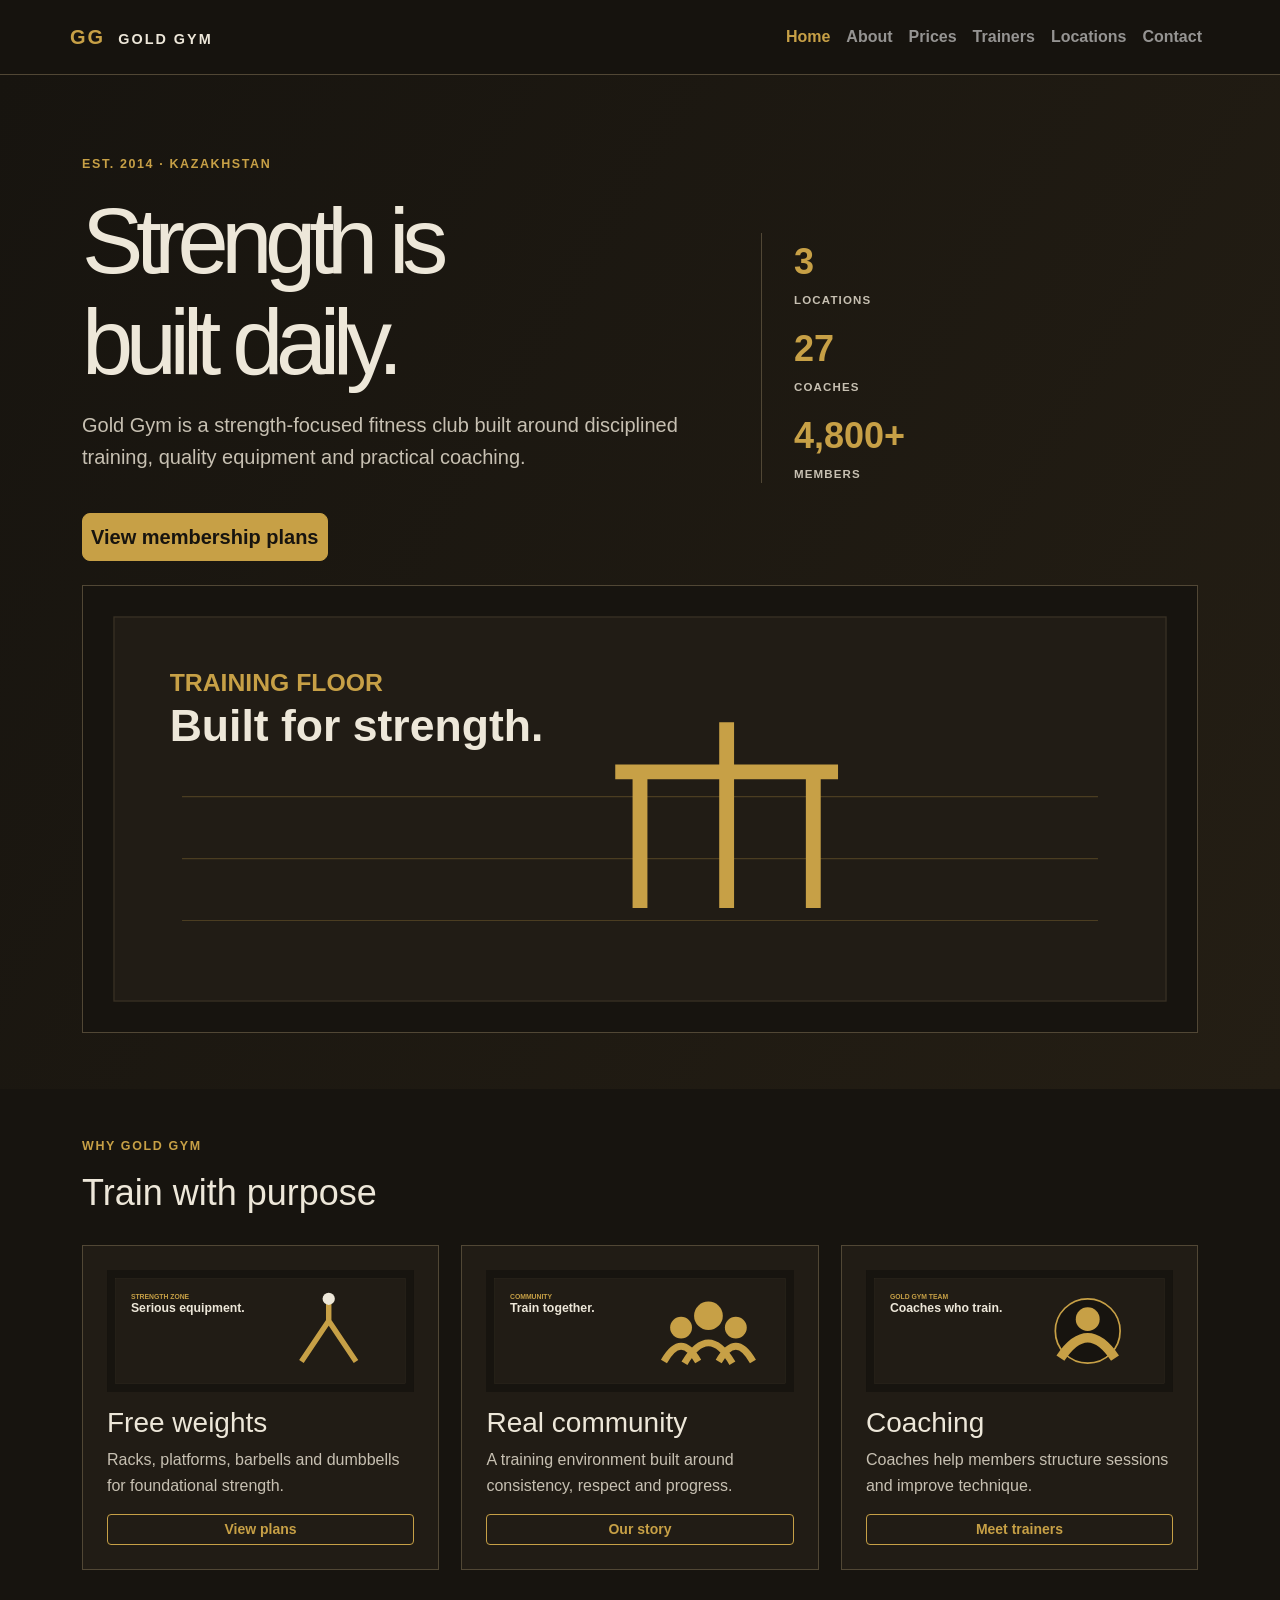
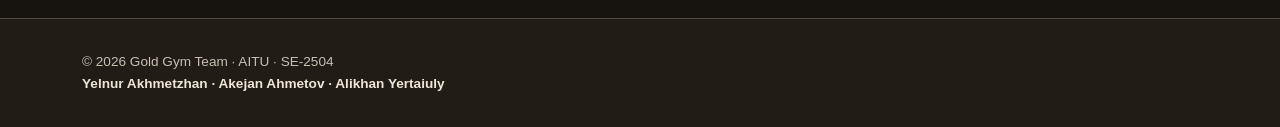
<file: index.html>
<!doctype html>
<html lang="en"><head>
    <!-- Team: Yelnur Akhmetzhan, Akejan Ahmetov, Alikhan Yertaiuly | SE-2504 -->
    <meta charset="UTF-8"><meta name="viewport" content="width=device-width, initial-scale=1">
    <meta name="description" content="Gold Gym student project">
    <title>Home | Gold Gym</title>
    <link href="https://cdn.jsdelivr.net/npm/bootstrap@5.3.3/dist/css/bootstrap.min.css" rel="stylesheet" integrity="sha384-QWTKZyjpPEjISv5WaRU9OFeRpok6YctnYmDr5pNlyT2bRjXh0JMhjY6hW+ALEwIH" crossorigin="anonymous">
    <link rel="stylesheet" href="css/styles.css">
</head><body>
<header class="site-header sticky-top">
    <nav class="navbar navbar-expand-lg navbar-dark container py-3" aria-label="Primary navigation">
        <a class="navbar-brand logo" href="index.html">GG <span>GOLD GYM</span></a>
        <button class="navbar-toggler" type="button" data-bs-toggle="collapse" data-bs-target="#main-nav" aria-controls="main-nav" aria-expanded="false" aria-label="Toggle navigation"><span class="navbar-toggler-icon"></span></button>
        <div class="collapse navbar-collapse" id="main-nav">
            <ul class="navbar-nav ms-auto">
                <li class="nav-item"><a class="nav-link active" aria-current="page" href="index.html">Home</a></li><li class="nav-item"><a class="nav-link" href="about.html">About</a></li><li class="nav-item"><a class="nav-link" href="prices.html">Prices</a></li><li class="nav-item"><a class="nav-link" href="trainers.html">Trainers</a></li><li class="nav-item"><a class="nav-link" href="locations.html">Locations</a></li><li class="nav-item"><a class="nav-link" href="contact.html">Contact</a></li>
            </ul>
        </div>
    </nav>
</header>
<main><section class="hero"><div class="container"><div class="row align-items-center g-5"><div class="col-sm-12 col-md-8 col-lg-7"><p class="eyebrow">EST. 2014 · KAZAKHSTAN</p><h1>Strength is<br>built daily.</h1><p class="lead">Gold Gym is a strength-focused fitness club built around disciplined training, quality equipment and practical coaching.</p><a class="btn btn-gold btn-lg mt-lg-4 px-sm-2" href="prices.html">View membership plans</a></div><div class="col-sm-12 col-md-4 col-lg-5"><div class="stats"><b>3<em>locations</em></b><b>27<em>coaches</em></b><b>4,800+<em>members</em></b></div></div></div><img class="wide mt-4" src="images/gym-floor.svg" alt="Gold Gym training floor illustration"></div></section>
<section class="container py-5"><p class="eyebrow">WHY GOLD GYM</p><h2>Train with purpose</h2><div class="responsive-card-group"><article><img src="images/strength.svg" alt="Strength equipment illustration"><h3>Free weights</h3><p>Racks, platforms, barbells and dumbbells for foundational strength.</p><a class="btn btn-outline-gold btn-sm mt-auto" href="prices.html">View plans</a></article><article><img src="images/community.svg" alt="Gym community illustration"><h3>Real community</h3><p>A training environment built around consistency, respect and progress.</p><a class="btn btn-outline-gold btn-sm mt-auto" href="about.html">Our story</a></article><article><img src="images/team.svg" alt="Gold Gym team illustration"><h3>Coaching</h3><p>Coaches help members structure sessions and improve technique.</p><a class="btn btn-outline-gold btn-sm mt-auto" href="trainers.html">Meet trainers</a></article></div></section></main>
<footer><div class="container">© 2026 Gold Gym Team · AITU · SE-2504<br><strong>Yelnur Akhmetzhan · Akejan Ahmetov · Alikhan Yertaiuly</strong></div></footer>
<script src="https://cdn.jsdelivr.net/npm/bootstrap@5.3.3/dist/js/bootstrap.bundle.min.js" integrity="sha384-YvpcrYf0tY3lHB60NNkmXc5s9fDVZLESaAA55NDzOxhy9GkcIdslK1eN7N6jIeHz" crossorigin="anonymous"></script>
</body></html>
</file>
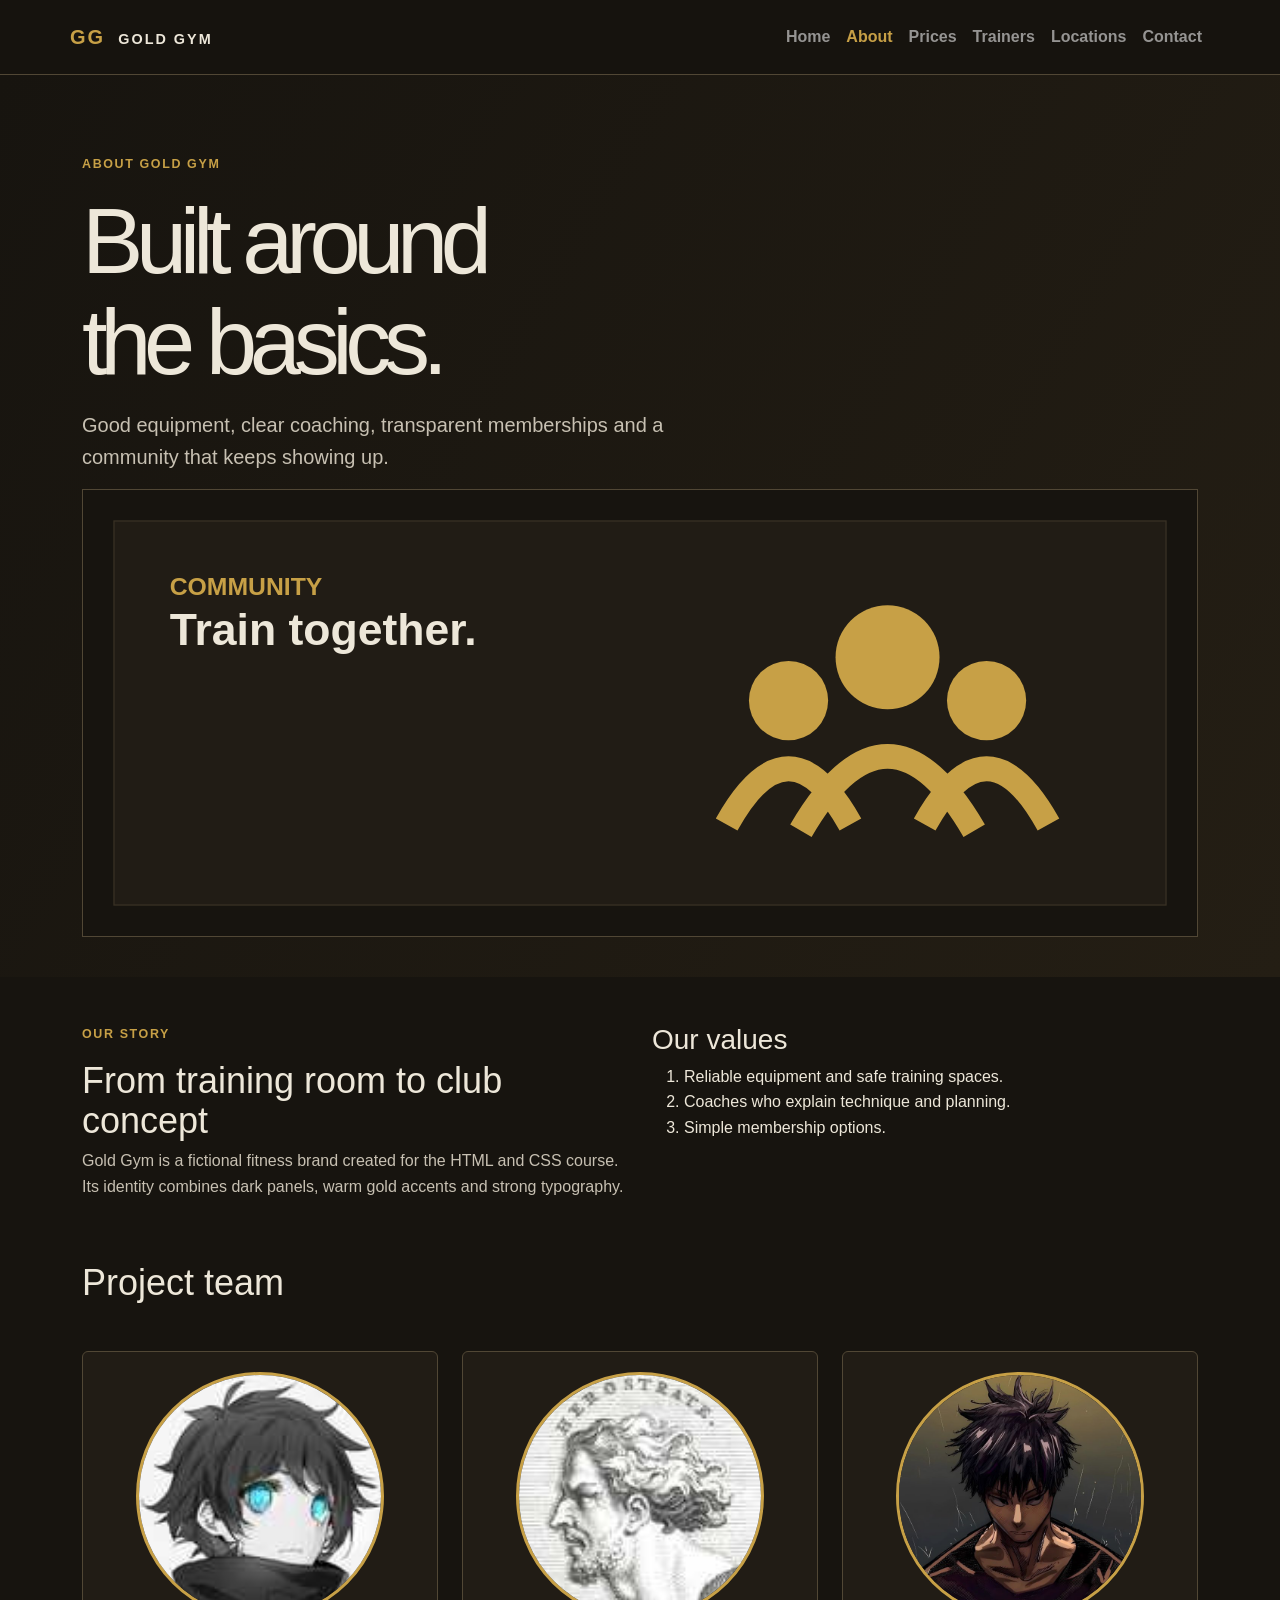
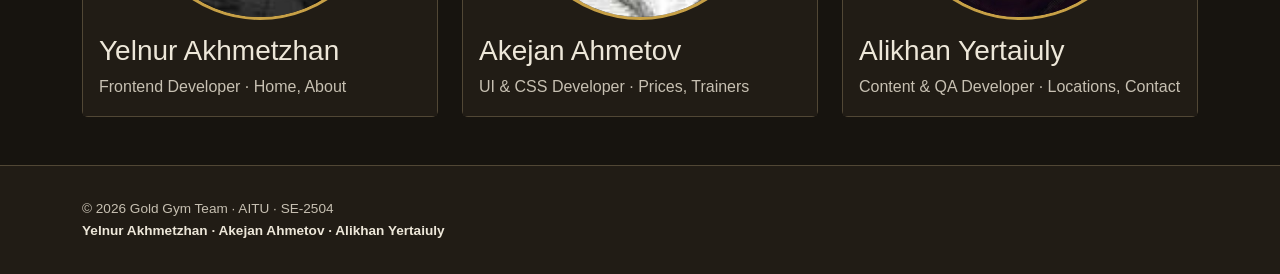
<file: about.html>
<!doctype html>
<html lang="en"><head>
    <!-- Team: Yelnur Akhmetzhan, Akejan Ahmetov, Alikhan Yertaiuly | SE-2504 -->
    <meta charset="UTF-8"><meta name="viewport" content="width=device-width, initial-scale=1">
    <meta name="description" content="Gold Gym student project">
    <title>About | Gold Gym</title>
    <link href="https://cdn.jsdelivr.net/npm/bootstrap@5.3.3/dist/css/bootstrap.min.css" rel="stylesheet" integrity="sha384-QWTKZyjpPEjISv5WaRU9OFeRpok6YctnYmDr5pNlyT2bRjXh0JMhjY6hW+ALEwIH" crossorigin="anonymous">
    <link rel="stylesheet" href="css/styles.css">
</head><body>
<header class="site-header sticky-top">
    <nav class="navbar navbar-expand-lg navbar-dark container py-3" aria-label="Primary navigation">
        <a class="navbar-brand logo" href="index.html">GG <span>GOLD GYM</span></a>
        <button class="navbar-toggler" type="button" data-bs-toggle="collapse" data-bs-target="#main-nav" aria-controls="main-nav" aria-expanded="false" aria-label="Toggle navigation"><span class="navbar-toggler-icon"></span></button>
        <div class="collapse navbar-collapse" id="main-nav">
            <ul class="navbar-nav ms-auto">
                <li class="nav-item"><a class="nav-link" href="index.html">Home</a></li><li class="nav-item"><a class="nav-link active" aria-current="page" href="about.html">About</a></li><li class="nav-item"><a class="nav-link" href="prices.html">Prices</a></li><li class="nav-item"><a class="nav-link" href="trainers.html">Trainers</a></li><li class="nav-item"><a class="nav-link" href="locations.html">Locations</a></li><li class="nav-item"><a class="nav-link" href="contact.html">Contact</a></li>
            </ul>
        </div>
    </nav>
</header>
<main><section class="hero compact"><div class="container"><p class="eyebrow">ABOUT GOLD GYM</p><h1>Built around<br>the basics.</h1><p class="lead">Good equipment, clear coaching, transparent memberships and a community that keeps showing up.</p><img class="wide" src="images/community.svg" alt="Gold Gym community illustration"></div></section>
<section class="container py-5"><div class="row g-4 align-items-start"><div class="col-sm-12 col-md-6 col-lg-6"><p class="eyebrow">OUR STORY</p><h2>From training room to club concept</h2><p>Gold Gym is a fictional fitness brand created for the HTML and CSS course. Its identity combines dark panels, warm gold accents and strong typography.</p></div><div class="col-sm-12 col-md-6 col-lg-6"><h3>Our values</h3><ol><li>Reliable equipment and safe training spaces.</li><li>Coaches who explain technique and planning.</li><li>Simple membership options.</li></ol></div></div><h2 class="mt-5">Project team</h2><div class="row row-cols-1 row-cols-md-3 g-4 mt-lg-4"><div class="col"><article class="card gym-card h-100"><img src="images/yelnur.jpg" class="card-img-top round" alt="Yelnur Akhmetzhan"><div class="card-body"><h3 class="card-title">Yelnur Akhmetzhan</h3><p class="card-text">Frontend Developer · Home, About</p></div></article></div><div class="col"><article class="card gym-card h-100"><img src="images/akejan.jpg" class="card-img-top round" alt="Akejan Ahmetov"><div class="card-body"><h3 class="card-title">Akejan Ahmetov</h3><p class="card-text">UI & CSS Developer · Prices, Trainers</p></div></article></div><div class="col"><article class="card gym-card h-100"><img src="images/alikhan.jpg" class="card-img-top round" alt="Alikhan Yertaiuly"><div class="card-body"><h3 class="card-title">Alikhan Yertaiuly</h3><p class="card-text">Content & QA Developer · Locations, Contact</p></div></article></div></div></section></main>
<footer><div class="container">© 2026 Gold Gym Team · AITU · SE-2504<br><strong>Yelnur Akhmetzhan · Akejan Ahmetov · Alikhan Yertaiuly</strong></div></footer>
<script src="https://cdn.jsdelivr.net/npm/bootstrap@5.3.3/dist/js/bootstrap.bundle.min.js" integrity="sha384-YvpcrYf0tY3lHB60NNkmXc5s9fDVZLESaAA55NDzOxhy9GkcIdslK1eN7N6jIeHz" crossorigin="anonymous"></script>
</body></html>
</file>
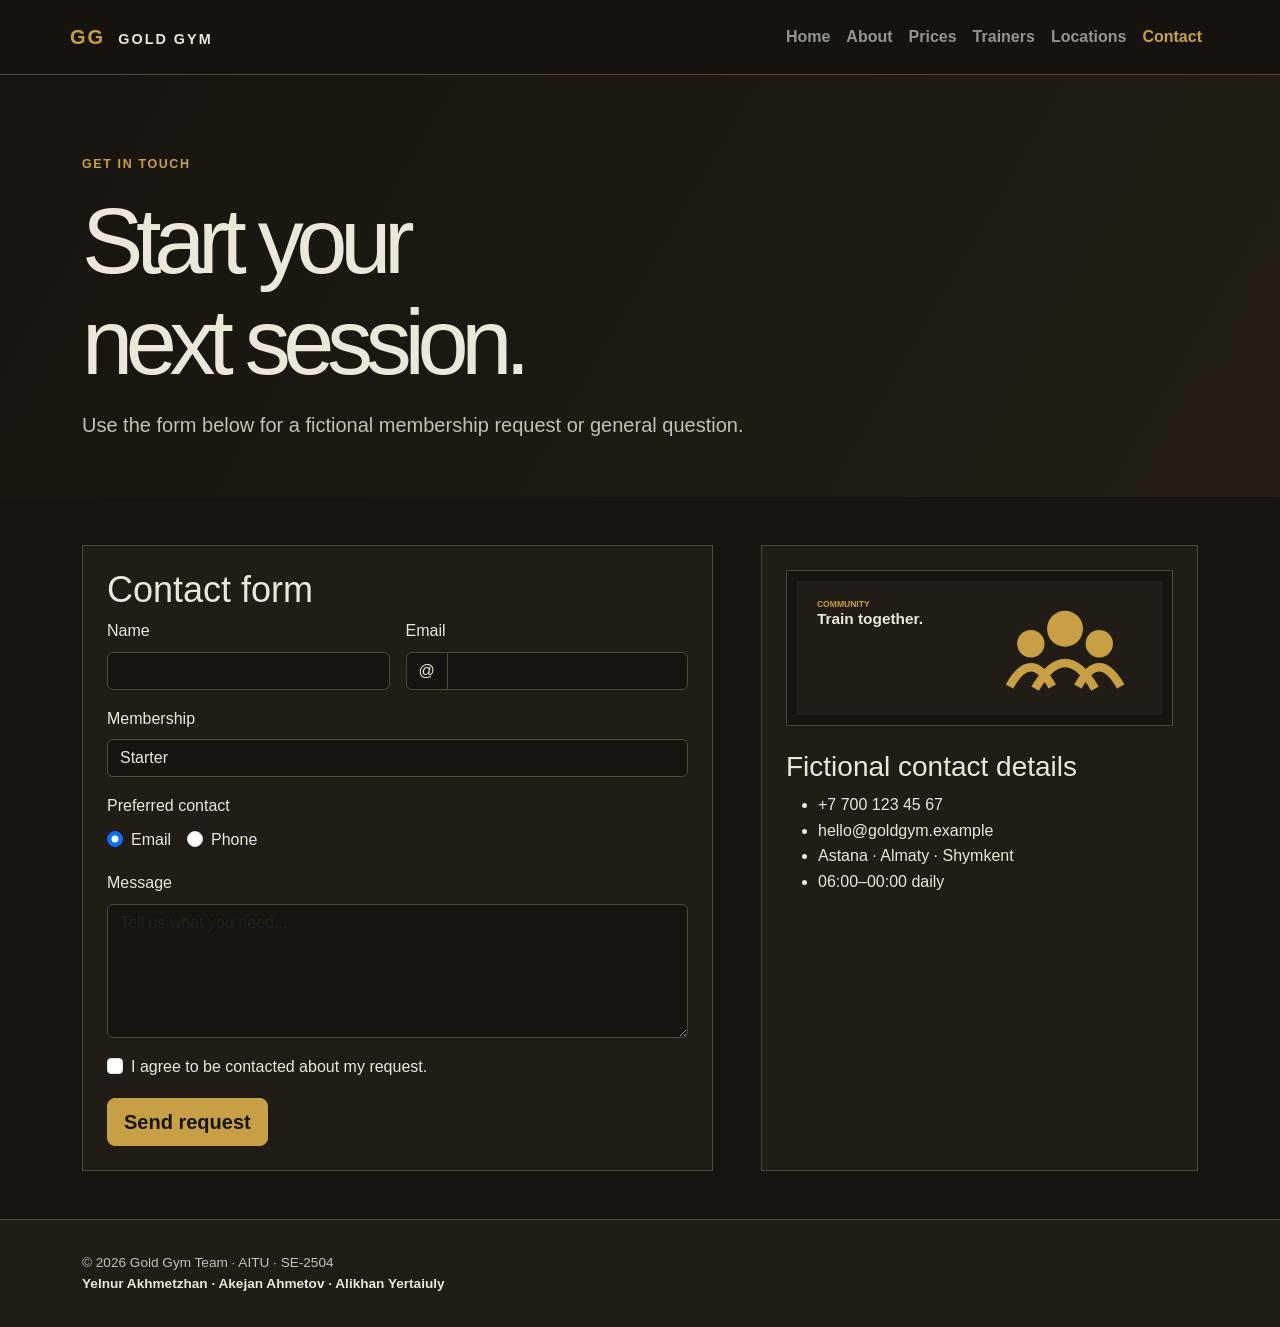
<file: contact.html>
<!doctype html>
<html lang="en"><head>
    <!-- Team: Yelnur Akhmetzhan, Akejan Ahmetov, Alikhan Yertaiuly | SE-2504 -->
    <meta charset="UTF-8"><meta name="viewport" content="width=device-width, initial-scale=1">
    <meta name="description" content="Gold Gym student project">
    <title>Contact | Gold Gym</title>
    <link href="https://cdn.jsdelivr.net/npm/bootstrap@5.3.3/dist/css/bootstrap.min.css" rel="stylesheet" integrity="sha384-QWTKZyjpPEjISv5WaRU9OFeRpok6YctnYmDr5pNlyT2bRjXh0JMhjY6hW+ALEwIH" crossorigin="anonymous">
    <link rel="stylesheet" href="css/styles.css">
</head><body>
<header class="site-header sticky-top">
    <nav class="navbar navbar-expand-lg navbar-dark container py-3" aria-label="Primary navigation">
        <a class="navbar-brand logo" href="index.html">GG <span>GOLD GYM</span></a>
        <button class="navbar-toggler" type="button" data-bs-toggle="collapse" data-bs-target="#main-nav" aria-controls="main-nav" aria-expanded="false" aria-label="Toggle navigation"><span class="navbar-toggler-icon"></span></button>
        <div class="collapse navbar-collapse" id="main-nav">
            <ul class="navbar-nav ms-auto">
                <li class="nav-item"><a class="nav-link" href="index.html">Home</a></li><li class="nav-item"><a class="nav-link" href="about.html">About</a></li><li class="nav-item"><a class="nav-link" href="prices.html">Prices</a></li><li class="nav-item"><a class="nav-link" href="trainers.html">Trainers</a></li><li class="nav-item"><a class="nav-link" href="locations.html">Locations</a></li><li class="nav-item"><a class="nav-link active" aria-current="page" href="contact.html">Contact</a></li>
            </ul>
        </div>
    </nav>
</header>
<main><section class="hero compact"><div class="container"><p class="eyebrow">GET IN TOUCH</p><h1>Start your<br>next session.</h1><p class="lead">Use the form below for a fictional membership request or general question.</p></div></section>
<section class="container py-5"><div class="row g-5"><div class="col-sm-12 col-md-7 col-lg-7"><form class="contact-form p-4" action="#" method="post"><h2>Contact form</h2><div class="row g-3"><div class="col-md-6"><label class="form-label" for="name">Name</label><input class="form-control" id="name" name="name" type="text" required></div><div class="col-md-6"><label class="form-label" for="email">Email</label><div class="input-group"><span class="input-group-text">@</span><input class="form-control" id="email" name="email" type="email" required></div></div><div class="col-12"><label class="form-label" for="plan">Membership</label><select class="form-select" id="plan" name="plan"><option>Starter</option><option>Standard</option><option>Performance</option></select></div><fieldset class="col-12"><legend class="fs-6">Preferred contact</legend><div class="form-check form-check-inline"><input class="form-check-input" type="radio" name="contact" id="email-contact" checked><label class="form-check-label" for="email-contact">Email</label></div><div class="form-check form-check-inline"><input class="form-check-input" type="radio" name="contact" id="phone-contact"><label class="form-check-label" for="phone-contact">Phone</label></div></fieldset><div class="col-12"><label class="form-label" for="message">Message</label><textarea class="form-control" id="message" name="message" rows="5" placeholder="Tell us what you need..."></textarea></div><div class="col-12"><div class="form-check"><input class="form-check-input" type="checkbox" id="consent" required><label class="form-check-label" for="consent">I agree to be contacted about my request.</label></div></div><div class="col-12"><button class="btn btn-gold btn-lg" type="submit">Send request</button></div></div></form></div><aside class="col-sm-12 col-md-5 col-lg-5"><div class="location-panel h-100"><img class="wide mt-0" src="images/community.svg" alt="Gold Gym contact illustration"><h2 class="h3 mt-4">Fictional contact details</h2><ul><li>+7 700 123 45 67</li><li>hello@goldgym.example</li><li>Astana · Almaty · Shymkent</li><li>06:00–00:00 daily</li></ul></div></aside></div></section></main>
<footer><div class="container">© 2026 Gold Gym Team · AITU · SE-2504<br><strong>Yelnur Akhmetzhan · Akejan Ahmetov · Alikhan Yertaiuly</strong></div></footer>
<script src="https://cdn.jsdelivr.net/npm/bootstrap@5.3.3/dist/js/bootstrap.bundle.min.js" integrity="sha384-YvpcrYf0tY3lHB60NNkmXc5s9fDVZLESaAA55NDzOxhy9GkcIdslK1eN7N6jIeHz" crossorigin="anonymous"></script>
</body></html>
</file>
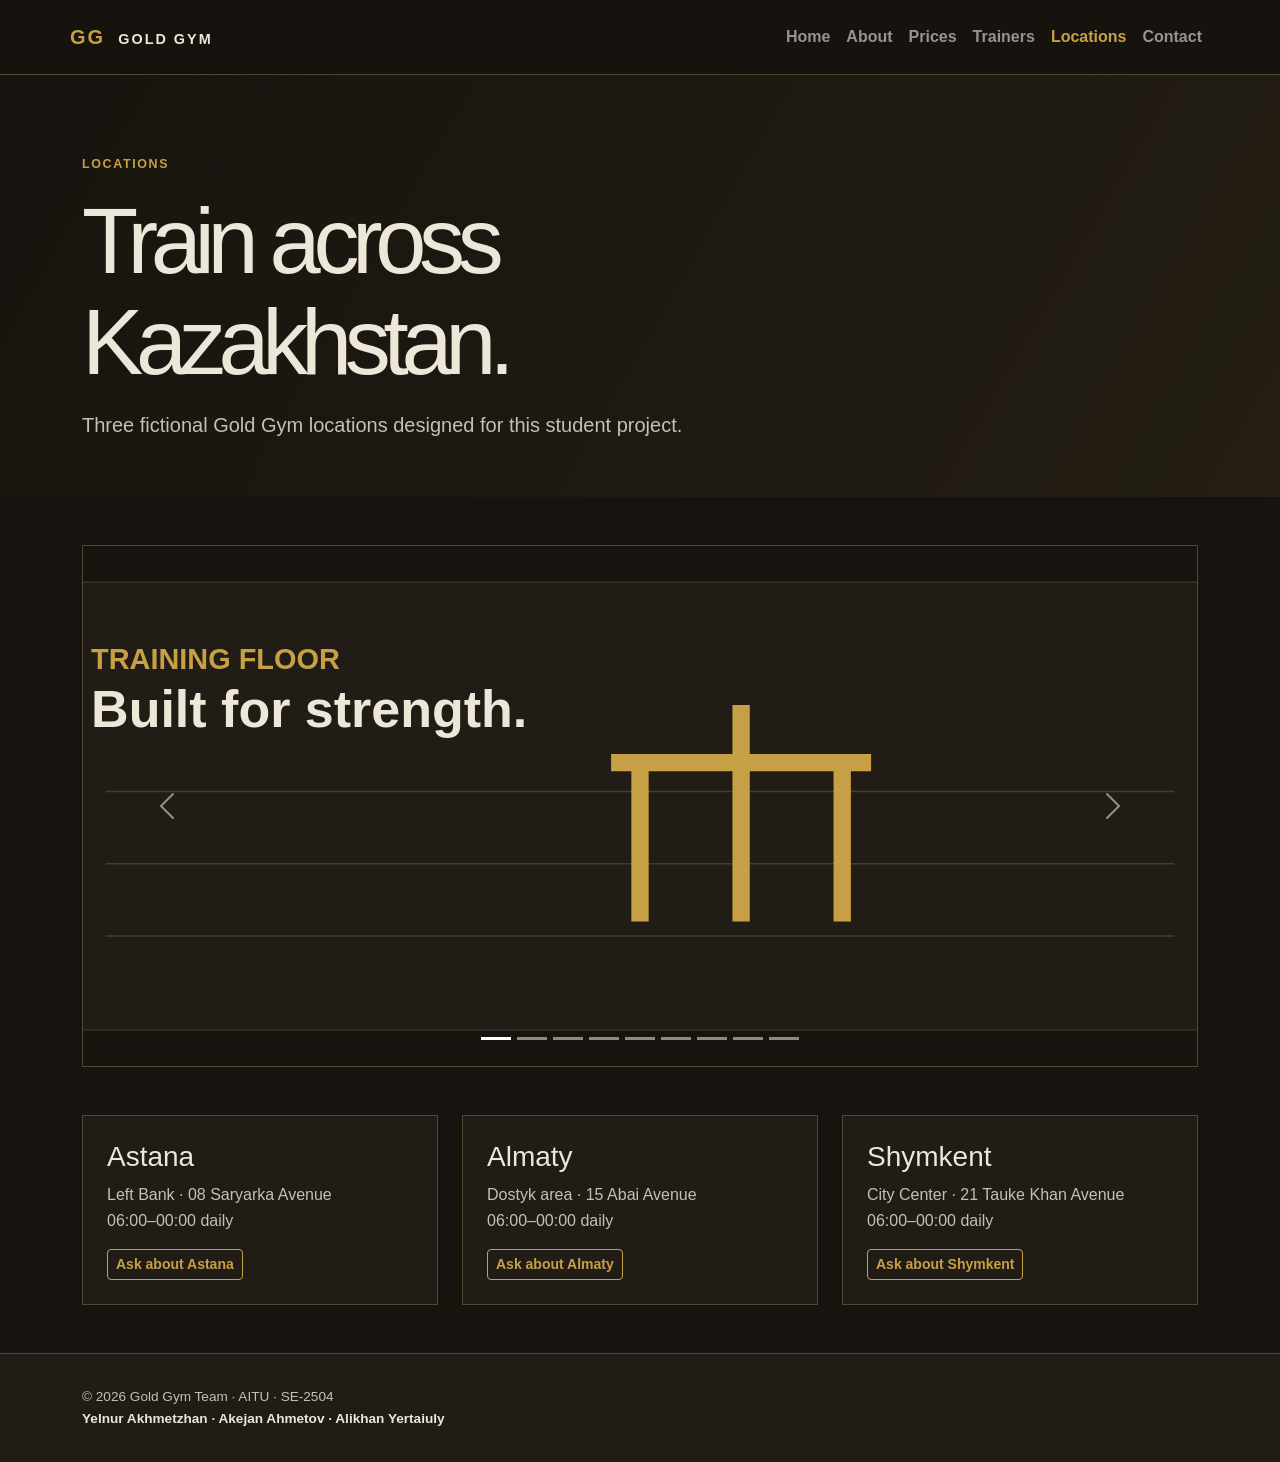
<file: locations.html>
<!doctype html>
<html lang="en"><head>
    <!-- Team: Yelnur Akhmetzhan, Akejan Ahmetov, Alikhan Yertaiuly | SE-2504 -->
    <meta charset="UTF-8"><meta name="viewport" content="width=device-width, initial-scale=1">
    <meta name="description" content="Gold Gym student project">
    <title>Locations | Gold Gym</title>
    <link href="https://cdn.jsdelivr.net/npm/bootstrap@5.3.3/dist/css/bootstrap.min.css" rel="stylesheet" integrity="sha384-QWTKZyjpPEjISv5WaRU9OFeRpok6YctnYmDr5pNlyT2bRjXh0JMhjY6hW+ALEwIH" crossorigin="anonymous">
    <link rel="stylesheet" href="css/styles.css">
</head><body>
<header class="site-header sticky-top">
    <nav class="navbar navbar-expand-lg navbar-dark container py-3" aria-label="Primary navigation">
        <a class="navbar-brand logo" href="index.html">GG <span>GOLD GYM</span></a>
        <button class="navbar-toggler" type="button" data-bs-toggle="collapse" data-bs-target="#main-nav" aria-controls="main-nav" aria-expanded="false" aria-label="Toggle navigation"><span class="navbar-toggler-icon"></span></button>
        <div class="collapse navbar-collapse" id="main-nav">
            <ul class="navbar-nav ms-auto">
                <li class="nav-item"><a class="nav-link" href="index.html">Home</a></li><li class="nav-item"><a class="nav-link" href="about.html">About</a></li><li class="nav-item"><a class="nav-link" href="prices.html">Prices</a></li><li class="nav-item"><a class="nav-link" href="trainers.html">Trainers</a></li><li class="nav-item"><a class="nav-link active" aria-current="page" href="locations.html">Locations</a></li><li class="nav-item"><a class="nav-link" href="contact.html">Contact</a></li>
            </ul>
        </div>
    </nav>
</header>
<main><section class="hero compact"><div class="container"><p class="eyebrow">LOCATIONS</p><h1>Train across<br>Kazakhstan.</h1><p class="lead">Three fictional Gold Gym locations designed for this student project.</p></div></section>
<section class="container-fluid px-sm-2 py-5"><div class="container"><div id="gym-gallery" class="carousel slide" data-bs-ride="carousel" aria-label="Gold Gym image gallery"><div class="carousel-indicators"><button type="button" data-bs-target="#gym-gallery" data-bs-slide-to="0" class="active" aria-current="true" aria-label="Slide 1"></button><button type="button" data-bs-target="#gym-gallery" data-bs-slide-to="1" aria-label="Slide 2"></button><button type="button" data-bs-target="#gym-gallery" data-bs-slide-to="2" aria-label="Slide 3"></button><button type="button" data-bs-target="#gym-gallery" data-bs-slide-to="3" aria-label="Slide 4"></button><button type="button" data-bs-target="#gym-gallery" data-bs-slide-to="4" aria-label="Slide 5"></button><button type="button" data-bs-target="#gym-gallery" data-bs-slide-to="5" aria-label="Slide 6"></button><button type="button" data-bs-target="#gym-gallery" data-bs-slide-to="6" aria-label="Slide 7"></button><button type="button" data-bs-target="#gym-gallery" data-bs-slide-to="7" aria-label="Slide 8"></button><button type="button" data-bs-target="#gym-gallery" data-bs-slide-to="8" aria-label="Slide 9"></button></div><div class="carousel-inner"><div class="carousel-item active"><img src="images/gym-floor.svg" class="d-block w-100 carousel-image" alt="Gold Gym gallery image 1"></div><div class="carousel-item"><img src="images/strength.svg" class="d-block w-100 carousel-image" alt="Gold Gym gallery image 2"></div><div class="carousel-item"><img src="images/community.svg" class="d-block w-100 carousel-image" alt="Gold Gym gallery image 3"></div><div class="carousel-item"><img src="images/team.svg" class="d-block w-100 carousel-image" alt="Gold Gym gallery image 4"></div><div class="carousel-item"><img src="images/astana.svg" class="d-block w-100 carousel-image" alt="Gold Gym gallery image 5"></div><div class="carousel-item"><img src="images/almaty.svg" class="d-block w-100 carousel-image" alt="Gold Gym gallery image 6"></div><div class="carousel-item"><img src="images/yelnur.jpg" class="d-block w-100 carousel-image" alt="Gold Gym gallery image 7"></div><div class="carousel-item"><img src="images/akejan.jpg" class="d-block w-100 carousel-image" alt="Gold Gym gallery image 8"></div><div class="carousel-item"><img src="images/alikhan.jpg" class="d-block w-100 carousel-image" alt="Gold Gym gallery image 9"></div></div><button class="carousel-control-prev" type="button" data-bs-target="#gym-gallery" data-bs-slide="prev"><span class="carousel-control-prev-icon" aria-hidden="true"></span><span class="visually-hidden">Previous</span></button><button class="carousel-control-next" type="button" data-bs-target="#gym-gallery" data-bs-slide="next"><span class="carousel-control-next-icon" aria-hidden="true"></span><span class="visually-hidden">Next</span></button></div><div class="row g-4 mt-lg-4"><div class="col-sm-12 col-md-4 col-lg-4"><article class="location-panel"><h2 class="h3">Astana</h2><p>Left Bank · 08 Saryarka Avenue<br>06:00–00:00 daily</p><a class="btn btn-outline-gold btn-sm" href="contact.html">Ask about Astana</a></article></div><div class="col-sm-12 col-md-4 col-lg-4"><article class="location-panel"><h2 class="h3">Almaty</h2><p>Dostyk area · 15 Abai Avenue<br>06:00–00:00 daily</p><a class="btn btn-outline-gold btn-sm" href="contact.html">Ask about Almaty</a></article></div><div class="col-sm-12 col-md-4 col-lg-4"><article class="location-panel"><h2 class="h3">Shymkent</h2><p>City Center · 21 Tauke Khan Avenue<br>06:00–00:00 daily</p><a class="btn btn-outline-gold btn-sm" href="contact.html">Ask about Shymkent</a></article></div></div></div></section></main>
<footer><div class="container">© 2026 Gold Gym Team · AITU · SE-2504<br><strong>Yelnur Akhmetzhan · Akejan Ahmetov · Alikhan Yertaiuly</strong></div></footer>
<script src="https://cdn.jsdelivr.net/npm/bootstrap@5.3.3/dist/js/bootstrap.bundle.min.js" integrity="sha384-YvpcrYf0tY3lHB60NNkmXc5s9fDVZLESaAA55NDzOxhy9GkcIdslK1eN7N6jIeHz" crossorigin="anonymous"></script>
</body></html>
</file>
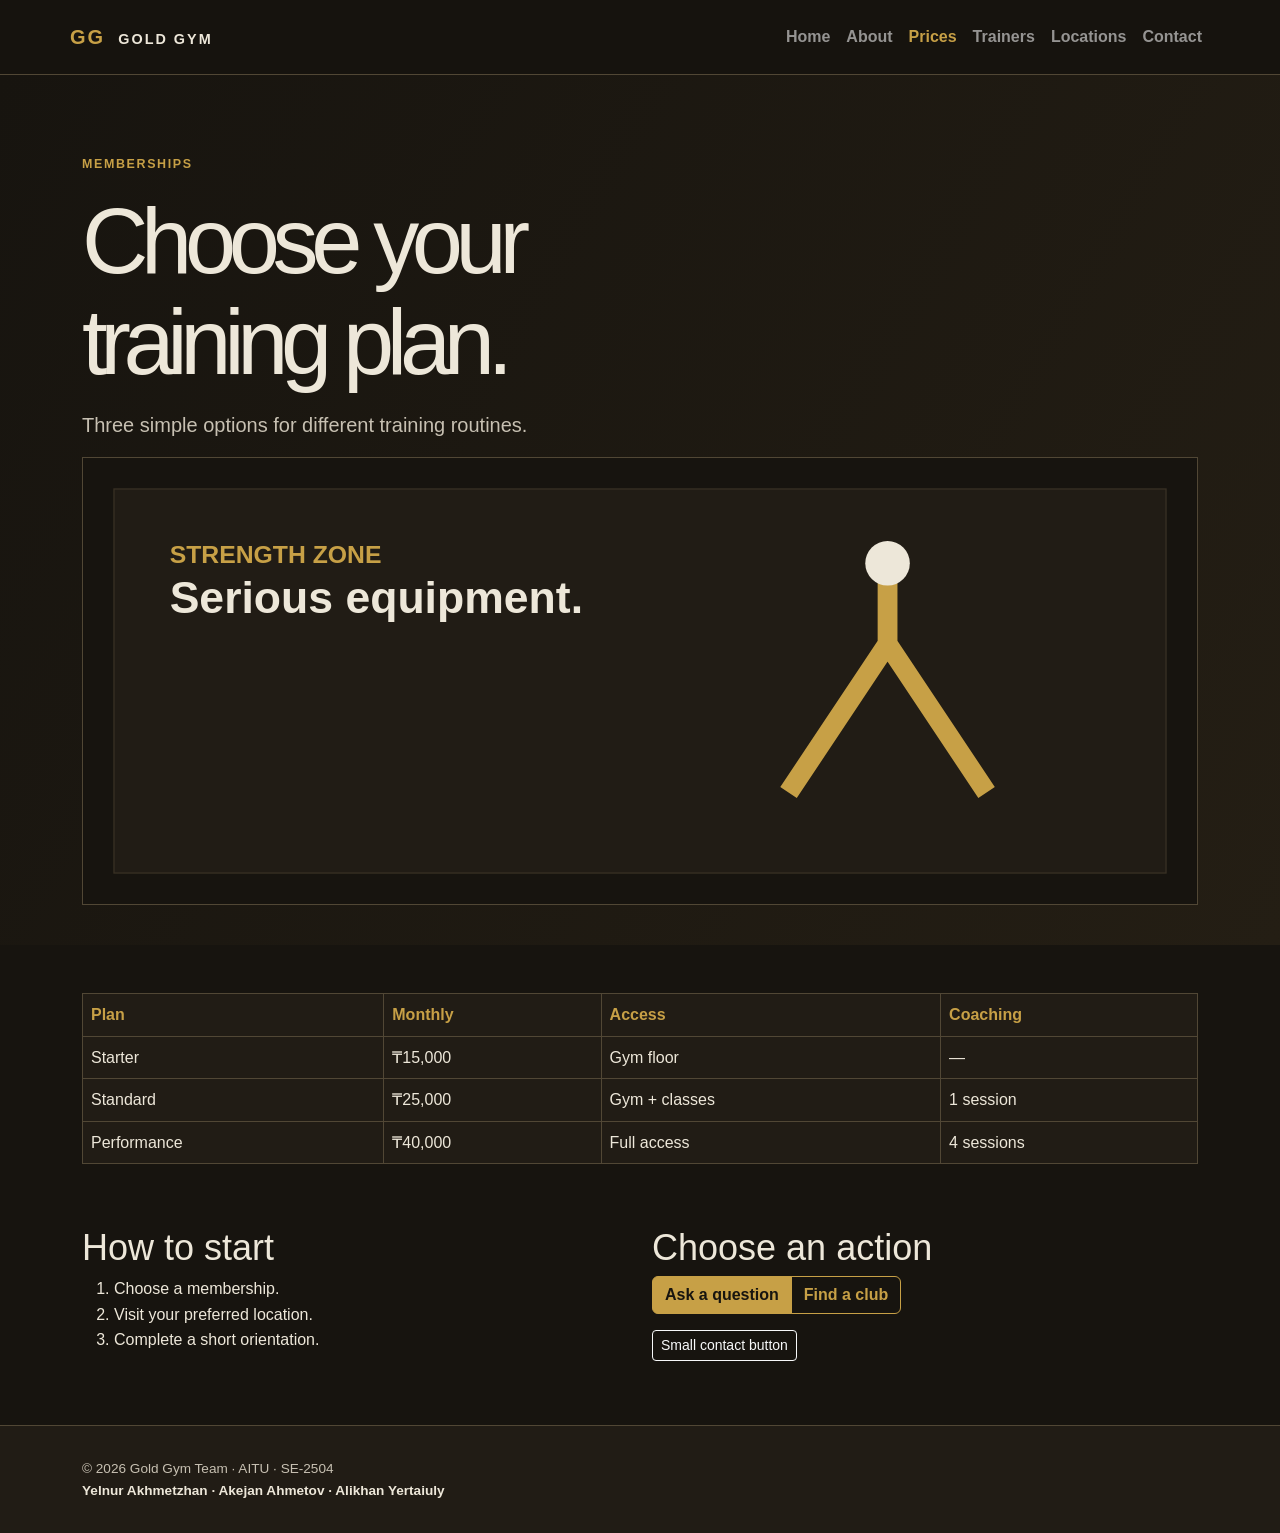
<file: prices.html>
<!doctype html>
<html lang="en"><head>
    <!-- Team: Yelnur Akhmetzhan, Akejan Ahmetov, Alikhan Yertaiuly | SE-2504 -->
    <meta charset="UTF-8"><meta name="viewport" content="width=device-width, initial-scale=1">
    <meta name="description" content="Gold Gym student project">
    <title>Prices | Gold Gym</title>
    <link href="https://cdn.jsdelivr.net/npm/bootstrap@5.3.3/dist/css/bootstrap.min.css" rel="stylesheet" integrity="sha384-QWTKZyjpPEjISv5WaRU9OFeRpok6YctnYmDr5pNlyT2bRjXh0JMhjY6hW+ALEwIH" crossorigin="anonymous">
    <link rel="stylesheet" href="css/styles.css">
</head><body>
<header class="site-header sticky-top">
    <nav class="navbar navbar-expand-lg navbar-dark container py-3" aria-label="Primary navigation">
        <a class="navbar-brand logo" href="index.html">GG <span>GOLD GYM</span></a>
        <button class="navbar-toggler" type="button" data-bs-toggle="collapse" data-bs-target="#main-nav" aria-controls="main-nav" aria-expanded="false" aria-label="Toggle navigation"><span class="navbar-toggler-icon"></span></button>
        <div class="collapse navbar-collapse" id="main-nav">
            <ul class="navbar-nav ms-auto">
                <li class="nav-item"><a class="nav-link" href="index.html">Home</a></li><li class="nav-item"><a class="nav-link" href="about.html">About</a></li><li class="nav-item"><a class="nav-link active" aria-current="page" href="prices.html">Prices</a></li><li class="nav-item"><a class="nav-link" href="trainers.html">Trainers</a></li><li class="nav-item"><a class="nav-link" href="locations.html">Locations</a></li><li class="nav-item"><a class="nav-link" href="contact.html">Contact</a></li>
            </ul>
        </div>
    </nav>
</header>
<main><section class="hero compact"><div class="container"><p class="eyebrow">MEMBERSHIPS</p><h1>Choose your<br>training plan.</h1><p class="lead">Three simple options for different training routines.</p><img class="wide" src="images/strength.svg" alt="Gold Gym strength zone illustration"></div></section>
<section class="container py-5"><div class="table-responsive"><table class="table table-dark table-bordered align-middle"><thead><tr><th>Plan</th><th>Monthly</th><th>Access</th><th>Coaching</th></tr></thead><tbody><tr><td>Starter</td><td>₸15,000</td><td>Gym floor</td><td>—</td></tr><tr><td>Standard</td><td>₸25,000</td><td>Gym + classes</td><td>1 session</td></tr><tr><td>Performance</td><td>₸40,000</td><td>Full access</td><td>4 sessions</td></tr></tbody></table></div><div class="row g-4 mt-lg-4"><div class="col-sm-12 col-md-6 col-lg-6"><h2>How to start</h2><ol><li>Choose a membership.</li><li>Visit your preferred location.</li><li>Complete a short orientation.</li></ol></div><div class="col-sm-12 col-md-6 col-lg-6"><h2>Choose an action</h2><div class="btn-group" role="group" aria-label="Membership actions"><a class="btn btn-gold" href="contact.html">Ask a question</a><a class="btn btn-outline-gold" href="locations.html">Find a club</a></div><p class="mt-3"><a class="btn btn-outline-light btn-sm" href="contact.html">Small contact button</a></p></div></div></section></main>
<footer><div class="container">© 2026 Gold Gym Team · AITU · SE-2504<br><strong>Yelnur Akhmetzhan · Akejan Ahmetov · Alikhan Yertaiuly</strong></div></footer>
<script src="https://cdn.jsdelivr.net/npm/bootstrap@5.3.3/dist/js/bootstrap.bundle.min.js" integrity="sha384-YvpcrYf0tY3lHB60NNkmXc5s9fDVZLESaAA55NDzOxhy9GkcIdslK1eN7N6jIeHz" crossorigin="anonymous"></script>
</body></html>
</file>
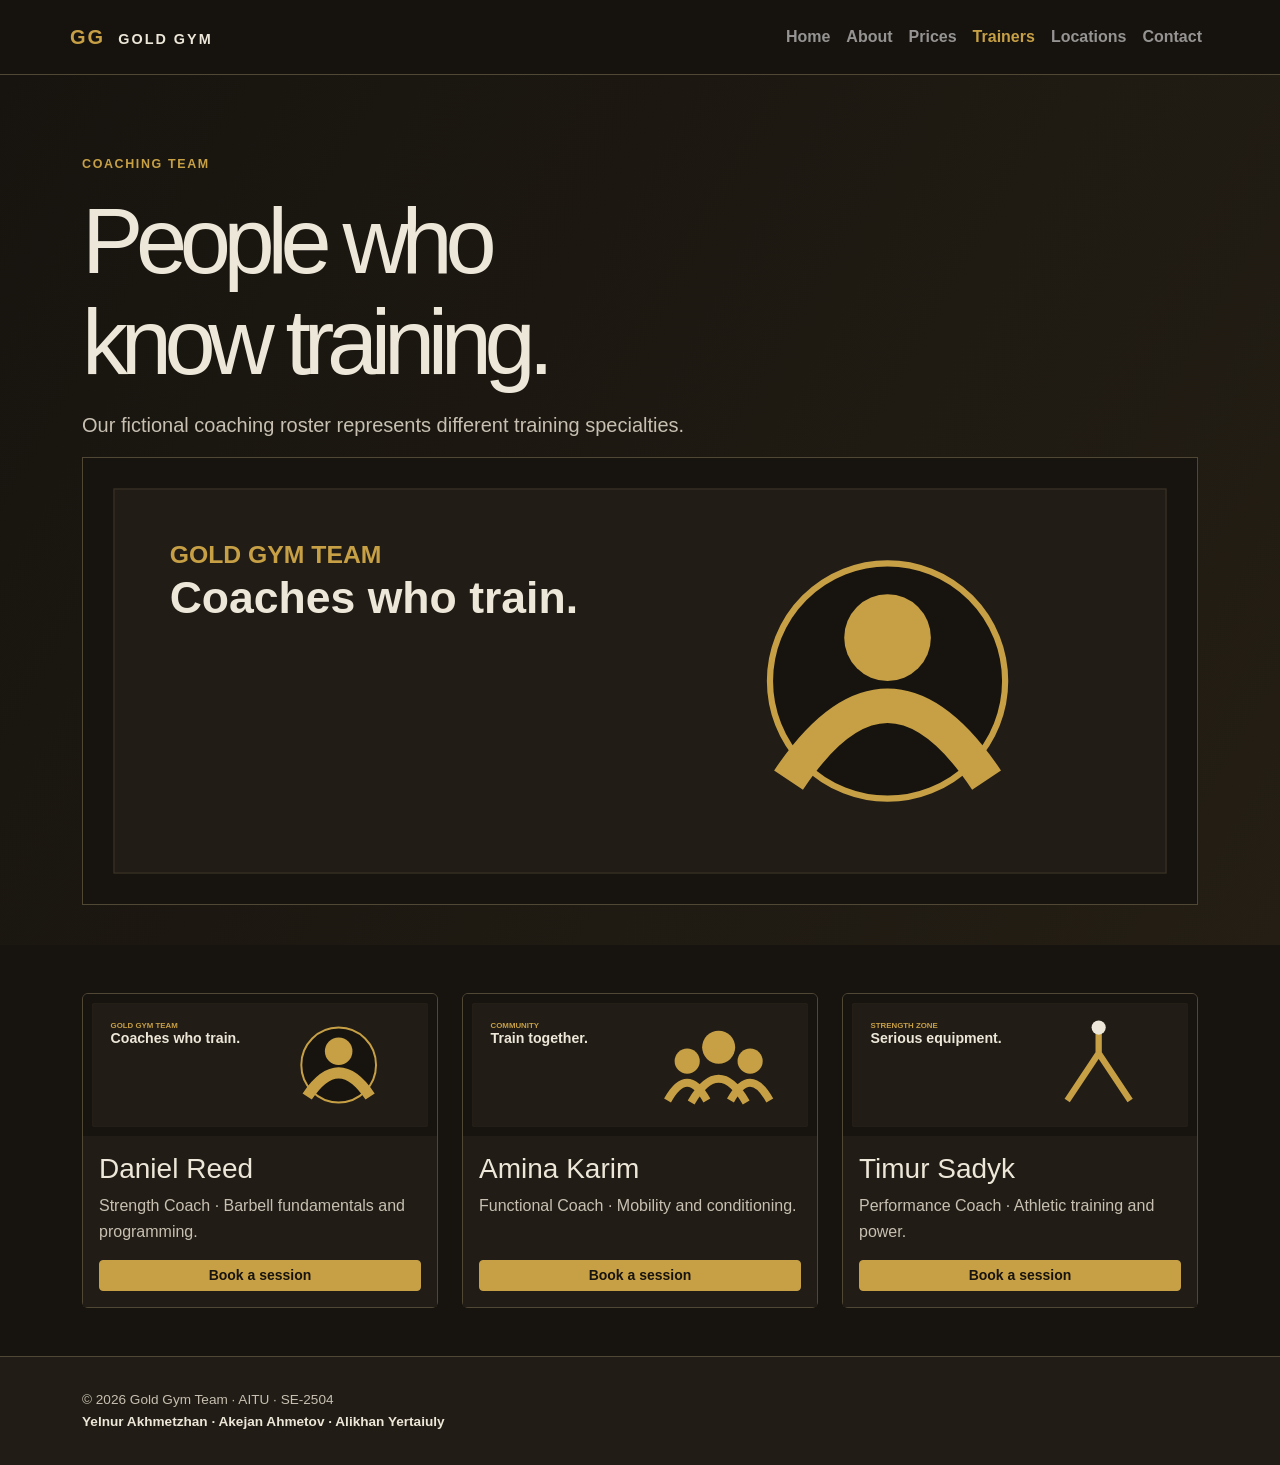
<file: trainers.html>
<!doctype html>
<html lang="en"><head>
    <!-- Team: Yelnur Akhmetzhan, Akejan Ahmetov, Alikhan Yertaiuly | SE-2504 -->
    <meta charset="UTF-8"><meta name="viewport" content="width=device-width, initial-scale=1">
    <meta name="description" content="Gold Gym student project">
    <title>Trainers | Gold Gym</title>
    <link href="https://cdn.jsdelivr.net/npm/bootstrap@5.3.3/dist/css/bootstrap.min.css" rel="stylesheet" integrity="sha384-QWTKZyjpPEjISv5WaRU9OFeRpok6YctnYmDr5pNlyT2bRjXh0JMhjY6hW+ALEwIH" crossorigin="anonymous">
    <link rel="stylesheet" href="css/styles.css">
</head><body>
<header class="site-header sticky-top">
    <nav class="navbar navbar-expand-lg navbar-dark container py-3" aria-label="Primary navigation">
        <a class="navbar-brand logo" href="index.html">GG <span>GOLD GYM</span></a>
        <button class="navbar-toggler" type="button" data-bs-toggle="collapse" data-bs-target="#main-nav" aria-controls="main-nav" aria-expanded="false" aria-label="Toggle navigation"><span class="navbar-toggler-icon"></span></button>
        <div class="collapse navbar-collapse" id="main-nav">
            <ul class="navbar-nav ms-auto">
                <li class="nav-item"><a class="nav-link" href="index.html">Home</a></li><li class="nav-item"><a class="nav-link" href="about.html">About</a></li><li class="nav-item"><a class="nav-link" href="prices.html">Prices</a></li><li class="nav-item"><a class="nav-link active" aria-current="page" href="trainers.html">Trainers</a></li><li class="nav-item"><a class="nav-link" href="locations.html">Locations</a></li><li class="nav-item"><a class="nav-link" href="contact.html">Contact</a></li>
            </ul>
        </div>
    </nav>
</header>
<main><section class="hero compact"><div class="container"><p class="eyebrow">COACHING TEAM</p><h1>People who<br>know training.</h1><p class="lead">Our fictional coaching roster represents different training specialties.</p><img class="wide" src="images/team.svg" alt="Gold Gym coaching team illustration"></div></section>
<section class="container py-5"><div class="row row-cols-1 row-cols-md-2 row-cols-lg-3 g-4"><div class="col"><article class="card gym-card h-100"><img src="images/team.svg" class="card-img-top" alt="Coach Daniel Reed"><div class="card-body d-flex flex-column"><h2 class="card-title h3">Daniel Reed</h2><p class="card-text">Strength Coach · Barbell fundamentals and programming.</p><a class="btn btn-gold btn-sm mt-auto" href="contact.html">Book a session</a></div></article></div><div class="col"><article class="card gym-card h-100"><img src="images/community.svg" class="card-img-top" alt="Coach Amina Karim"><div class="card-body d-flex flex-column"><h2 class="card-title h3">Amina Karim</h2><p class="card-text">Functional Coach · Mobility and conditioning.</p><a class="btn btn-gold btn-sm mt-auto" href="contact.html">Book a session</a></div></article></div><div class="col"><article class="card gym-card h-100"><img src="images/strength.svg" class="card-img-top" alt="Coach Timur Sadyk"><div class="card-body d-flex flex-column"><h2 class="card-title h3">Timur Sadyk</h2><p class="card-text">Performance Coach · Athletic training and power.</p><a class="btn btn-gold btn-sm mt-auto" href="contact.html">Book a session</a></div></article></div></div></section></main>
<footer><div class="container">© 2026 Gold Gym Team · AITU · SE-2504<br><strong>Yelnur Akhmetzhan · Akejan Ahmetov · Alikhan Yertaiuly</strong></div></footer>
<script src="https://cdn.jsdelivr.net/npm/bootstrap@5.3.3/dist/js/bootstrap.bundle.min.js" integrity="sha384-YvpcrYf0tY3lHB60NNkmXc5s9fDVZLESaAA55NDzOxhy9GkcIdslK1eN7N6jIeHz" crossorigin="anonymous"></script>
</body></html>
</file>
<file: css/styles.css>
:root{--bg:#17140f;--panel:#211c15;--gold:#c7a046;--cream:#ede7d9;--muted:#c7c0b2;--line:#514735}*{box-sizing:border-box}body{margin:0;background:var(--bg);color:var(--cream);font-family:Arial,Helvetica,sans-serif;line-height:1.6}h1,h2,h3{line-height:1.1}h1{font-size:3rem;letter-spacing:-.08em;margin:.4rem 0 1rem}h2{font-size:2.25rem}p{color:var(--muted)}a{color:var(--cream)}a:hover,a:focus{color:var(--gold)}.site-header{background:#17140ff2;border-bottom:1px solid var(--line)}.logo{color:var(--gold);font-weight:900;letter-spacing:2px}.logo span{color:var(--cream);font-size:.9rem;margin-left:.35rem}.navbar .nav-link{font-weight:700}.navbar .nav-link.active,.navbar .nav-link:hover{color:var(--gold)}.hero{padding:5rem 0 3.5rem;background:linear-gradient(120deg,#17140f,#241e14)}.hero.compact{padding-bottom:2.5rem}.eyebrow{color:var(--gold);font-size:.78rem;font-weight:800;letter-spacing:.13em}.lead{max-width:42rem}.wide{width:100%;border:1px solid var(--line);display:block}.stats{border-left:1px solid var(--line);padding-left:2rem}.stats b{display:block;color:var(--gold);font-size:2.25rem;margin:.7rem 0}.stats em{display:block;color:var(--muted);font-size:.72rem;font-style:normal;letter-spacing:.1em;text-transform:uppercase}.btn-gold{background:var(--gold);border-color:var(--gold);color:#17140f;font-weight:800}.btn-gold:hover,.btn-gold:focus{background:#dfbd6b;border-color:#dfbd6b;color:#17140f}.btn-outline-gold{border-color:var(--gold);color:var(--gold);font-weight:800}.btn-outline-gold:hover,.btn-outline-gold:focus{background:var(--gold);color:#17140f}.responsive-card-group{display:grid;grid-template-columns:1fr;gap:1.4rem;margin-top:2rem}.responsive-card-group article,.gym-card,.location-panel,.contact-form{background:var(--panel);border:1px solid var(--line)}.responsive-card-group article{padding:1.5rem;display:flex;flex-direction:column}.responsive-card-group img{width:100%;margin-bottom:1rem}.gym-card{color:var(--cream)}.gym-card .card-body{background:var(--panel)}.gym-card .card-text{color:var(--muted)}.round{aspect-ratio:1;object-fit:cover;border-radius:50%;border:3px solid var(--gold);margin:1.25rem auto 0;width:70%}.table-dark{--bs-table-bg:var(--panel);--bs-table-border-color:var(--line);--bs-table-color:var(--cream)}.table th{color:var(--gold)}.carousel{border:1px solid var(--line);background:var(--panel)}.carousel-image{height:min(60vw,520px);object-fit:cover}.location-panel{padding:1.5rem}.contact-form .form-control,.contact-form .form-select,.contact-form .input-group-text{background:#17140f;border-color:var(--line);color:var(--cream)}.contact-form .form-control:focus,.contact-form .form-select:focus{border-color:var(--gold);box-shadow:0 0 0 .2rem rgba(199,160,70,.25)}footer{padding:2rem 0;background:var(--panel);border-top:1px solid var(--line);color:var(--muted);font-size:.85rem}footer strong{color:var(--cream)}@media (min-width:576px){h1{font-size:4rem}.responsive-card-group{grid-template-columns:repeat(2,minmax(0,1fr))}}@media (min-width:992px){h1{font-size:5.75rem}.responsive-card-group{grid-template-columns:repeat(3,minmax(0,1fr))}}@media (max-width:991.98px){.stats{border-left:0;border-top:1px solid var(--line);padding:1rem 0 0}}
</file>
